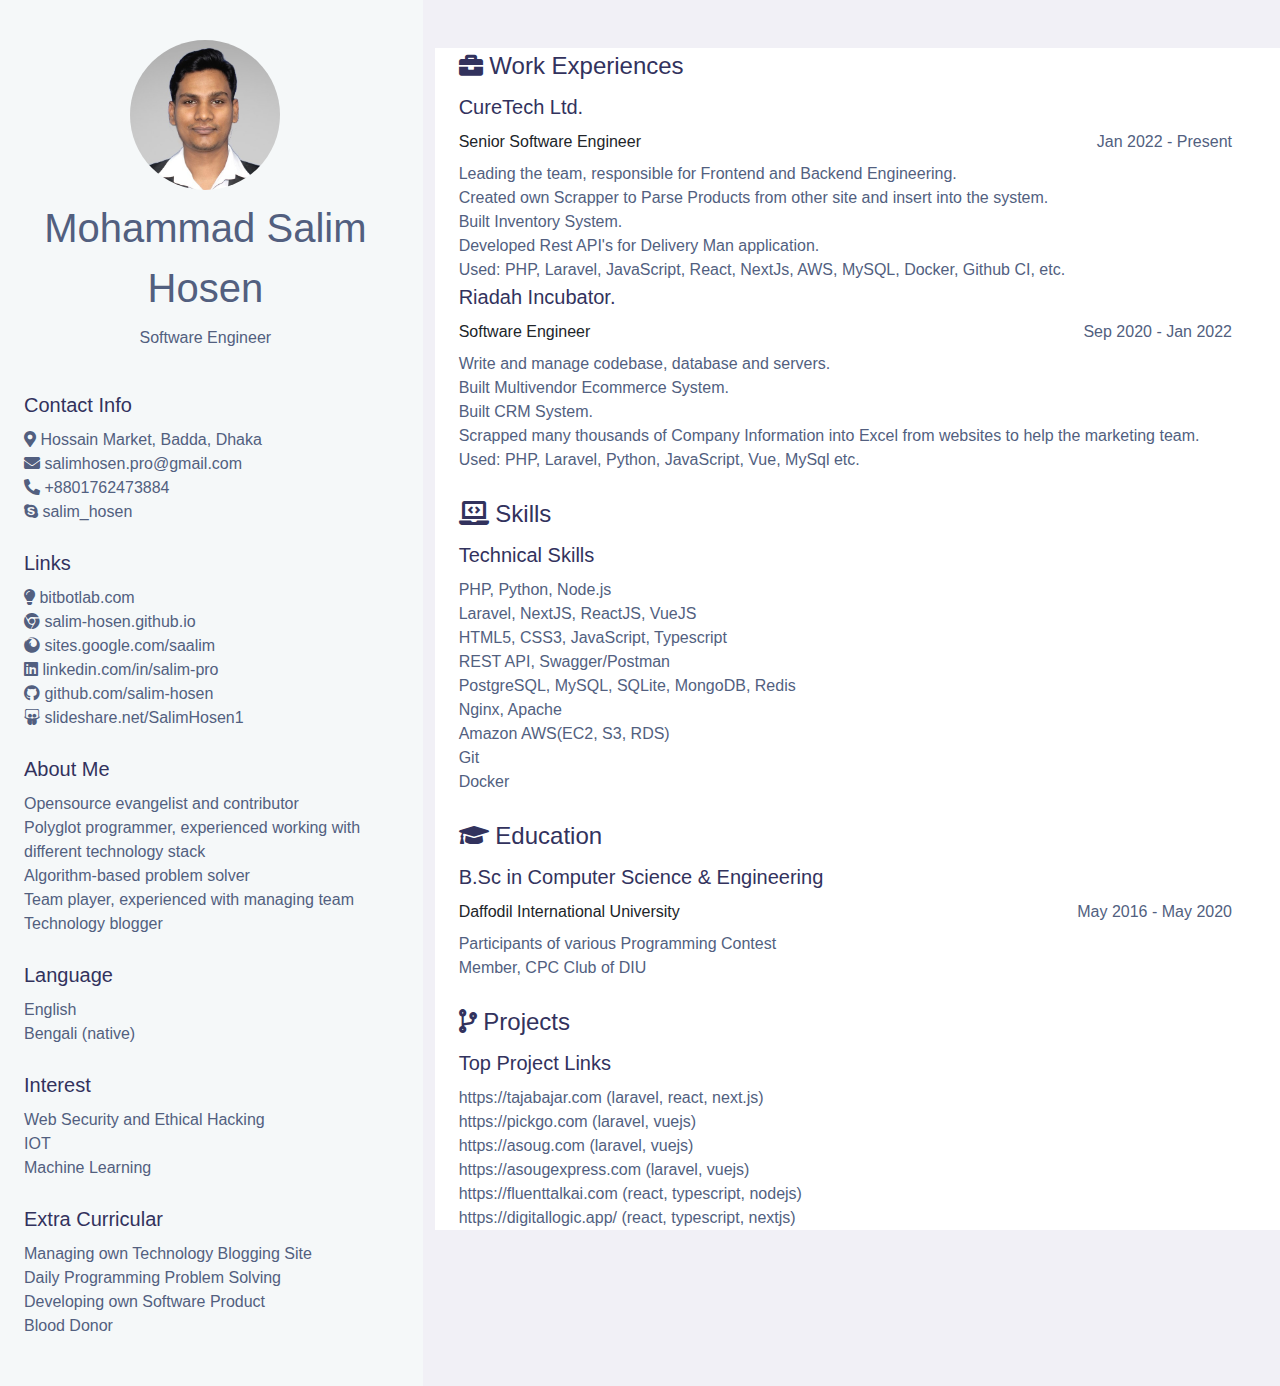
<file: resume.html>
<!doctype html>
<html lang="en">

<head>
    <!-- Required meta tags -->
    <meta charset="utf-8">
    <!-- <meta name="viewport" content="width=device-width, initial-scale=1, shrink-to-fit=no"> -->
    <meta name="description"
        content="Hire Professional Web Designer, Web Developer, Laravel Developer, React Developer, Vuejs Develoeper. Make Custom Web Application from a Full Stack Developer">
    <meta name="keywords"
        content="HTML, CSS, Bootstrap, JavaScript, Vuejs, React Js, PHP, Laravel, Nextjs, Nodejs, Material Design, Web Design, Web Development, Full Stack Developer, AWS, Azure, Cloud">
    <meta name="author" content="Salim Hosen">

    <meta property="og:title" content="Salim Hosen Personal Website and Portfolio">
    <meta property="og:description"
        content="Professional Web Designer, Web Developer, Laravel Developer, React Developer, Vuejs Develoeper. Make Custom Web Application from a Full Stack Developer">
    <meta property="og:image" content="images/avatar.svg">
    <meta property="og:url" content="https://salim-hosen.com">

    <link rel="shortcut icon" type="image/x-icon" href="images/favicon.png">

    <title>Salim Hosen</title>

    <link rel="preconnect" href="https://fonts.googleapis.com">
    <link rel="preconnect" href="https://fonts.gstatic.com" crossorigin>
    <!-- Google Font -->
    <link
        href='https://fonts.googleapis.com/css?family=Roboto:400,500,400italic,300italic,300,500italic,700,700italic,900,900italic'
        rel='stylesheet' type='text/css'>

    <!-- Bootstrap CSS -->
    <link rel="stylesheet" href="css/bootstrap.min.css">
    <link rel="stylesheet" href="css/resume.css">
    <link rel="stylesheet" href="css/all.min.css">

    <style>
        @page { size: auto;  margin: 0mm; }
        @media print {
            body {
                visibility: hidden;
            }
            #app {
                visibility: visible;
                position: absolute;
                left: 0;
                top: 0;
            }
            #app{
                box-shadow: none;
            }
            .col-md-4 {
                flex: 0 0 auto;
                width: 33.33333333%;
                padding: 0;
            }
            .col-md-8 {
                flex: 0 0 auto;
                width: 66.66666667%;
                padding: 0;
            }

            .print-p-0{
                padding-top: 0 !important;
            }
            
            #app{padding: 50px !important}

            .pagebreak { page-break-before: always; padding-bottom: 50px; }
        }
        
    </style>
</head>

<body>


    <div id="app">
        <div class="row">
            <aside class="col-md-4 ">
                
                <div class="p-4 print-p-0">
                    
                    <div class="d-flex flex-column align-items-center py-3 print-p-0"> 
                        <img src="/images/me.jpeg" alt="Admin" class="rounded-circle" width="150">
                        <div class="text-center my-2">
                            <h1 class="my-name">
                                <a href="http://salim-hosen.github.io" target="_blank">Mohammad Salim Hosen</a>
                            </h1>
                            <p class="designation">Software Engineer</p>
                        </div>
                    </div>

                    <div class="mb-4">
                        <h1 class="h5">Contact Info</h1>
                        <ul class="list-unstyled">
                            <li>
                                <a href="https://goo.gl/maps/wmkv3JWHkesfSJnv5" target="_blank">
                                    <i class="fas fa-map-marker-alt"></i>
                                    Hossain Market, Badda, Dhaka
                                </a>
                            </li>
                            <li>
                                <a href="mailto: salimhosen.pro@gmail.com">
                                    <i class="fas fa-envelope"></i>
                                    salimhosen.pro@gmail.com
                                </a>
                            </li>
                            <li>
                                <a href="tel: +8801762473884">
                                    <i class="fas fa-phone-alt"></i>
                                    +8801762473884
                                </a>
                            </li>
                            <li>
                                <a href="skype:salim_hosen?chat">
                                    <i class="fab fa-skype"></i>
                                    salim_hosen
                                </a>
                            </li>
                        </ul>
                    </div>
                    <div class="mb-4">
                        <h1 class="h5">Links</h1>
                        <ul class="list-unstyled">
                            <li>
                                <a href="http://bitbotlab.com" target="_blank">
                                    <i class="fas fa-lightbulb"></i>
                                    bitbotlab.com
                                </a>
                            </li>
                            <li>
                                <a href="http://salim-hosen.github.io" target="_blank">
                                    <i class="fab fa-chrome"></i>
                                    salim-hosen.github.io
                                </a>
                            </li>
                            <li>
                                <a href="https://sites.google.com/view/saalim" target="_blank">
                                    <i class="fab fa-firefox"></i>
                                    sites.google.com/saalim
                                </a>
                            </li>
                            <li>
                                <a href="https://www.linkedin.com/in/salim-pro/" target="_blank">
                                    <i class="fab fa-linkedin"></i>
                                    linkedin.com/in/salim-pro
                                </a>
                            </li>
                            <li>
                                <a href="https://github.com/salim-hosen" target="_blank">
                                    <i class="fab fa-github"></i>
                                    github.com/salim-hosen
                                </a>
                            </li>
                            <li>
                                <a href="https://www.slideshare.net/SalimHosen1" target="_blank">
                                    <i class="fab fa-slideshare"></i>
                                    slideshare.net/SalimHosen1
                                </a>
                            </li>
                        </ul>
                    </div>
                    <div class="mb-4">
                        <h1 class="h5">About Me</h1>
                        <ul class="list-unstyled">
                            <li>Opensource evangelist and contributor</li>
                            <li>Polyglot programmer, experienced working with different technology stack</li>
                            <li>Algorithm-based problem solver</li>
                            <!-- <li>Scrum and agile enthusiast and practitioner</li> -->
                            <li>Team player, experienced with managing team</li>
                            <li>Technology blogger</li>
                        </ul>
                    </div>
                    <div class="mb-4 language">
                        <h1 class="h5">Language</h1>
                        <ul class="list-unstyled">
                            <li>
                                English
                            </li>
                            <li>
                                Bengali (native)
                            </li>
                        </ul>
                    </div>
                    <div class="pagebreak"> </div>
                    <div class="mb-4">
                        <h1 class="h5">Interest</h1>
                        <ul class="list-unstyled">
                            <li>
                                Web Security and Ethical Hacking
                            </li>
                            <li>
                                IOT
                            </li>
                            <li>
                                Machine Learning
                            </li>
                        </ul>
                    </div>
                    <div class="mb-4">
                        <h1 class="h5">Extra Curricular</h1>
                        <ul class="list-unstyled">
                            <li>Managing own Technology Blogging Site</li>
                            <li>Daily Programming Problem Solving</li>
                            <li>Developing own Software Product</li>
                            <li>Blood Donor</li>
                        </ul>
                    </div>
                </div>
                
            </aside>
            <main class="col-md-8 py-5 print-p-0">
                <section class="qualification-area pe-4">
                    <div class="container-fluid">

                        <div class="experience-section mb-4">
                            <h2 class="h4 fw-normal">
                                <i class="fas fa-briefcase"></i>
                                Work Experiences
                            </h2>
                            <div class="timeline">
                                <!-- Item -->
                                <article class="timeline__item">
                                    <h3 class="h5">CureTech Ltd.</h3>
                                    <div class="mb-2">
                                        <div class="d-flex justify-content-between">
                                            <span class="text-dark">Senior Software Engineer</span>
                                            <span>Jan 2022 - Present</span>
                                        </div>
                                        <!-- <div>Gulshan-1, Dhaka</div> -->
                                    </div>
                                    <ul>
                                        <li>
                                            Leading the team, responsible for Frontend and Backend Engineering.
                                        </li>
                                        <li>Created own Scrapper to Parse Products from other site and insert into the system.</li>
                                        <li>Built Inventory System.</li>
                                        <li>Developed Rest API's for Delivery Man application.</li>
                                        <li>
                                            Used: PHP, Laravel, JavaScript, React, NextJs, AWS, MySQL, Docker, 
                                            Github CI, etc.
                                        </li>
                                    </ul>
                                </article>
                                <!-- Item -->
                                <article class="timeline__item">
                                    <h3 class="h5">Riadah Incubator.</h3>
                                    <div class="mb-2">
                                        <div class="d-flex justify-content-between">
                                            <span class="text-dark">Software Engineer</span>
                                            <span>Sep 2020 - Jan 2022</span>
                                        </div>
                                        <!-- <div>Gulshan-1, Dhaka</div> -->
                                    </div>
                                    <ul>
                                        <li>
                                            Write and manage codebase, database and servers.
                                        </li>
                                        <li>Built Multivendor Ecommerce System.</li>
                                        <li>Built CRM System.</li>
                                        <li>Scrapped many thousands of Company Information into Excel from websites to help the marketing team.</li>
                                        <li>
                                            Used: PHP, Laravel, Python, JavaScript, Vue, MySql etc.
                                        </li>
                                    </ul>
                                </article>
                            </div>
                        </div>

                        <div class="skill-section mb-4">
                            <h2 class="h4 fw-normal">
                                <i class="fas fa-laptop-code"></i>
                                Skills
                            </h2>
                            <div class="timeline">
                                <!-- Item -->
                                <article class="timeline__item">
                                    <h3 class="h5">Technical Skills</h3>
                                    <ul>
                                        <li>PHP, Python, Node.js</li>
                                        <li>Laravel, NextJS, ReactJS, VueJS</li>
                                        <li>HTML5, CSS3, JavaScript, Typescript</li>
                                        <li>REST API, Swagger/Postman</li>
                                        <li>PostgreSQL, MySQL, SQLite, MongoDB, Redis</li>
                                        <!-- <li>Kafka, Beanstalkd, IronMQ, RabbitMQ</li> -->
                                        <li>Nginx, Apache</li>
                                        <li>Amazon AWS(EC2, S3, RDS)</li>
                                        <li>Git</li>
                                        <li>Docker</li>
                                    </ul>
                                </article>
                            </div>
                        </div>

                        <div class="education-section mb-4">
                            <h2 class="h4 fw-normal">
                                <i class="fas fa-graduation-cap"></i>
                                Education
                            </h2>
                            <div class="timeline">
                                <!-- Item -->
                                <article class="timeline__item">
                                    <h3 class="h5">B.Sc in Computer Science & Engineering</h3>
                                    <div class="mb-2">
                                        <div class="d-flex justify-content-between">
                                            <span class="text-dark">Daffodil International University</span>
                                            <span>May 2016 - May 2020</span>
                                        </div>
                                    </div>
                                    <ul>
                                        <li>Participants of various Programming Contest</li>
                                        <li>Member, CPC Club of DIU</li>
                                    </ul>
                                </article>
                            </div>
                        </div>
                        <div class="pagebreak"> </div>
                        <div class="education-section mb-4 projects">
                            <h2 class="h4 fw-normal">
                                <i class="fas fa-code-branch"></i>
                                Projects
                            </h2>
                            <div class="timeline">
                                <!-- Item -->
                                <article class="timeline__item">
                                    <h3 class="h5">Top Project Links</h3>
                                    <ul>
                                        <li>
                                            <a href="https://tajabajar.com" target="_blank">https://tajabajar.com (laravel, react, next.js)</a>
                                        </li>
                                        <li>
                                            <a href="https://pickgo.com" target="_blank">https://pickgo.com (laravel, vuejs)</a>
                                        </li>
                                        <li>
                                            <a href="https://asoug.com" target="_blank">https://asoug.com (laravel, vuejs)</a>
                                        </li>
                                        <li>
                                            <a href="https://asougexpress.com" target="_blank">https://asougexpress.com (laravel, vuejs)</a>
                                        </li>
                                        <li>
                                            <a href="https://fluenttalkai.com" target="_blank">https://fluenttalkai.com (react, typescript, nodejs)</a>
                                        </li>
                                        <li>
                                            <a href="https://digitallogic.app/" target="_blank">https://digitallogic.app/ (react, typescript, nextjs)</a>
                                        </li>
                                        
                                        
                                    </ul>
                                </article>
                            </div>
                        </div>

                    </div>
                </section>

            </main>
        </div>
    </div>

</body>

</html>
</file>
<file: css/resume.css>
:root {
    --blue: #5e72e4;
    --indigo: #5603ad;
    --purple: #8965e0;
    --pink: #f3a4b5;
    --red: #f5365c;
    --orange: #fb6340;
    --yellow: #ffd600;
    --green: #2dce89;
    --teal: #11cdef;
    --cyan: #2bffc6;
    --white: #fff;
    --gray: #8898aa;
    --gray-dark: #32325d;
    --light: #ced4da;
    --lighter: #e9ecef;
    --dark: #212529;
    --darker: black;
    --neutral: #fff;
    
    --primary: #344767;
    --secondary: #72e9f3;
    --third: #6563ff;

    --basic: #172b4d;
    --default: #172b4d;
    --success: #2dce89;
    --info: #11cdef;
    --warning: #fb6340;
    --danger: #f5365c;
    
    --background: #F1F0F6;
    --surface: #fff;
    --on-primary: #fff;
    --on-secondary: #000;
    --on-background: #000;
    --on-surface: #525f7f;
}

*{
    margin: 0;
    padding: 0;
    box-sizing: border-box;
}


html, body{
    /* font-family: 'Roboto', Arial, Helvetica, sans-serif; */
    background: var(--background);
    color: var(--on-surface);
    font-family: 'Open Sans', sans-serif;
    font-weight: 400;
    line-height: 1.5;
}




article,
aside,
figcaption,
figure,
footer,
header,
hgroup,
main,
nav,
section {
  display: block;
}

a, a:hover{
    text-decoration: none;
}

ul{
    margin: 0;
    padding: 0;
    list-style: none;
}


hr {
    box-sizing: content-box;
    height: 0;
    overflow: visible;
}


a {
  color: var(--on-surface);
  text-decoration: none;
  background-color: transparent;
}

a:hover {
  color: var(--primary);
  text-decoration: none;
}


.dropdown-menu{
  border: none;
  box-shadow: 0px 5px 15px 1px rgb(0 0 0 / 8%);
  border: 1px solid #f2f4f9;
  position: relative;
}



h1,
h2,
h3,
h4,
h5,
h6,
.h1,
.h2,
.h3,
.h4,
.h5,
.h6 {
  margin-bottom: 0.5rem;
  font-family: inherit;
  font-weight: 400;
  line-height: 1.5;
  color: #32325d;
}

h1,
.h1 {
  font-size: 2.5rem;
}

h2,
.h2 {
  font-size: 2rem;
}

h3,
.h3 {
  font-size: 1.75rem;
}

h4,
.h4 {
  font-size: 1.5rem;
}

h5,
.h5 {
  font-size: 1.25rem;
}

h6,
.h6 {
  font-size: 1.15rem;
}
/* 
.btn-primary {
  color: var(--on-primary);
  background-color: var(--primary);
  border-color: var(--primary);
}

.btn-primary:hover, .btn-primary:active, .btn-primary:visited{
  background-color: var(--secondary);
  border-color: var(--secondary-variant);
} */

.form-control, .form-control:focus, .form-control:hover, 
.form-control:active, .form-control:visited{
  outline: none;
  border: none;
  box-shadow: none;
}



.main-container{
    width: 8.3in;
    box-shadow: 0 2.5rem 3.125rem rgb(134 151 168 / 10%);
    margin: 0 auto;
    background: #fff;
}

aside{
    background: #F5F8F9;
}


/* ================================= Qualification Area =================================== */

.qualification-area{
    background-color: var(--surface);
}

.qualification-tab{
    text-align: center;
}

.qualification-tab a{
    font-weight: 500;
}

.timeline{
    position: relative;
}



.timeline-content{
    position: relative;
    margin-top: 2rem;
}


.timeline-content::before {
    content: '\ecb7';
    position: absolute;
    font-family: 'unicons-line';
    left: -27px;
    top: 5px;
    font-size: 0.9rem;
    background: #fff;
    z-index: 9;
    color: var(--primary);
    border-radius: 50%;
    width: 15px;
    height: 15px;
    line-height: 14px;
}



.portfolio-tabs .active{
    color: var(--primary)
}

.qualification-tab .active{
    color: var(--primary)
}


.timeline .v-line {
    position: absolute;
    height: 100%;
    border-right: 1px solid #ccc;
    top: 5px;
    left: -21px;
}
</file>
